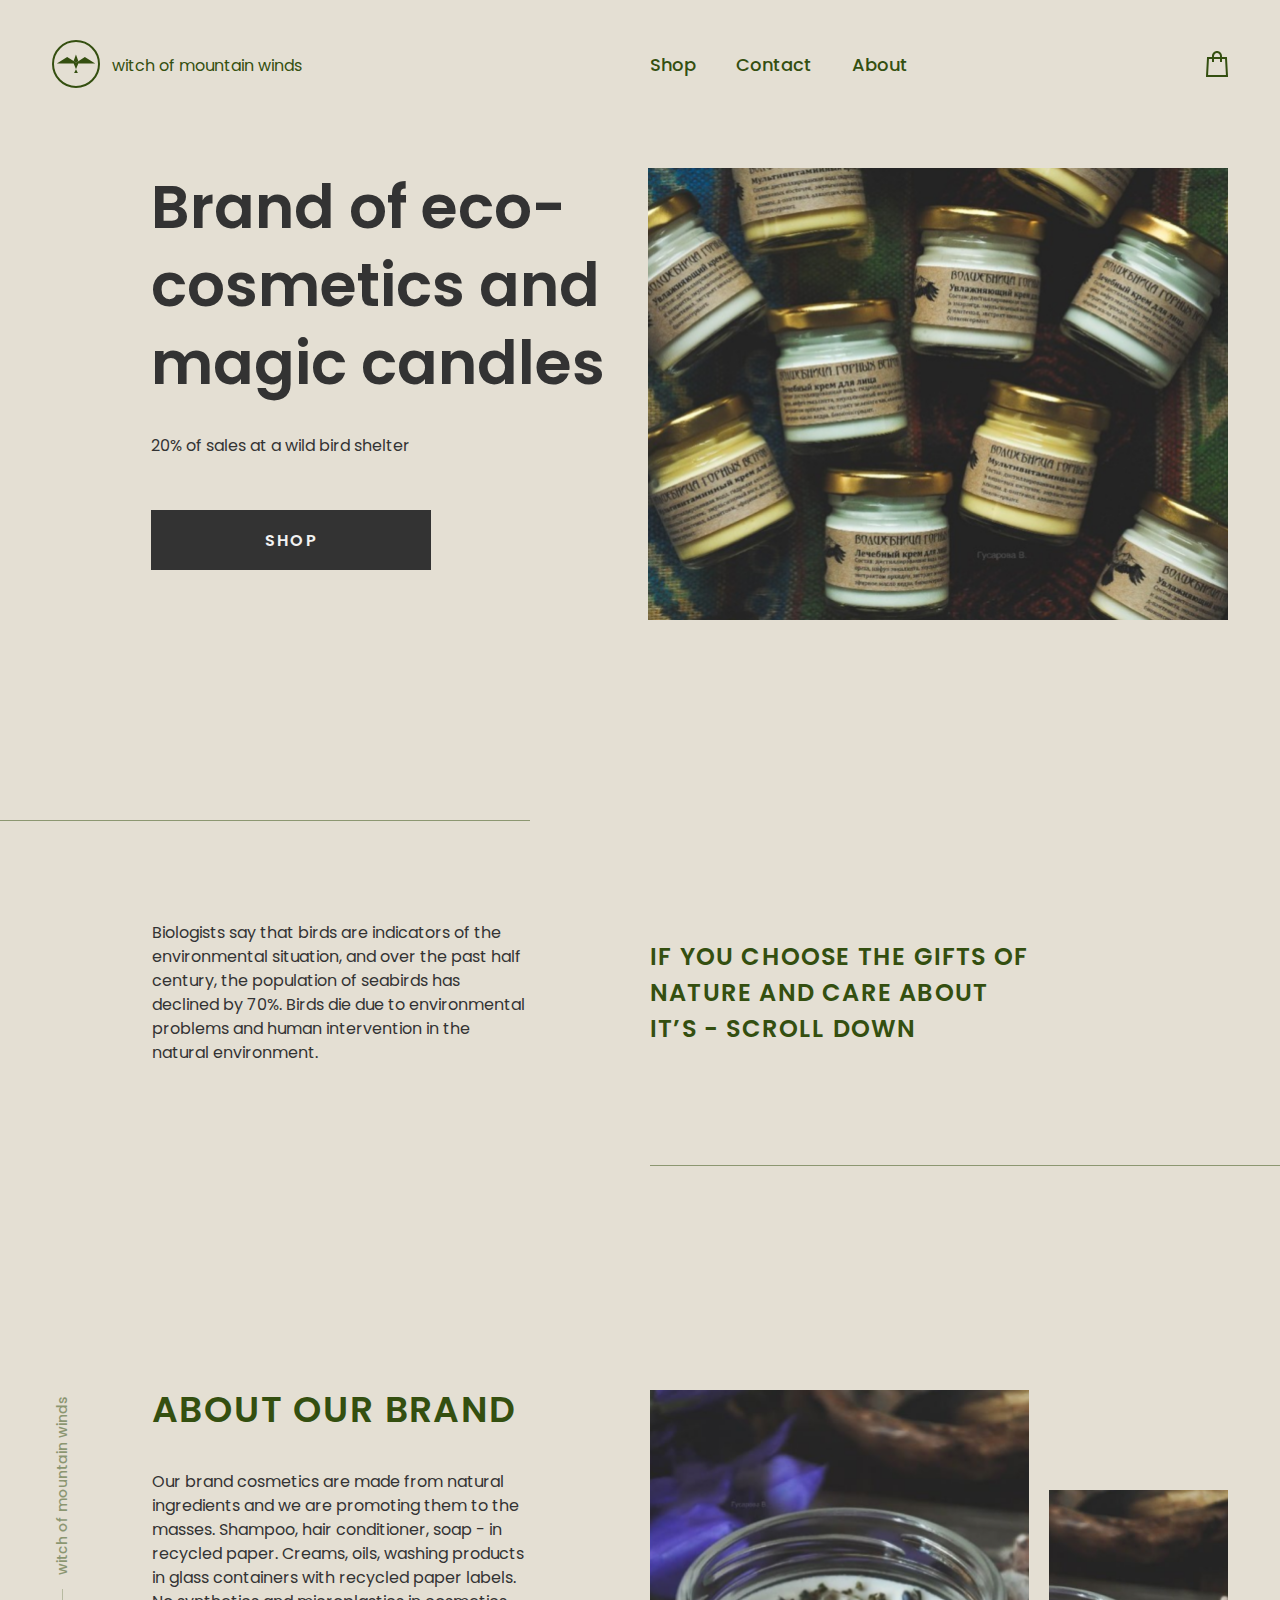
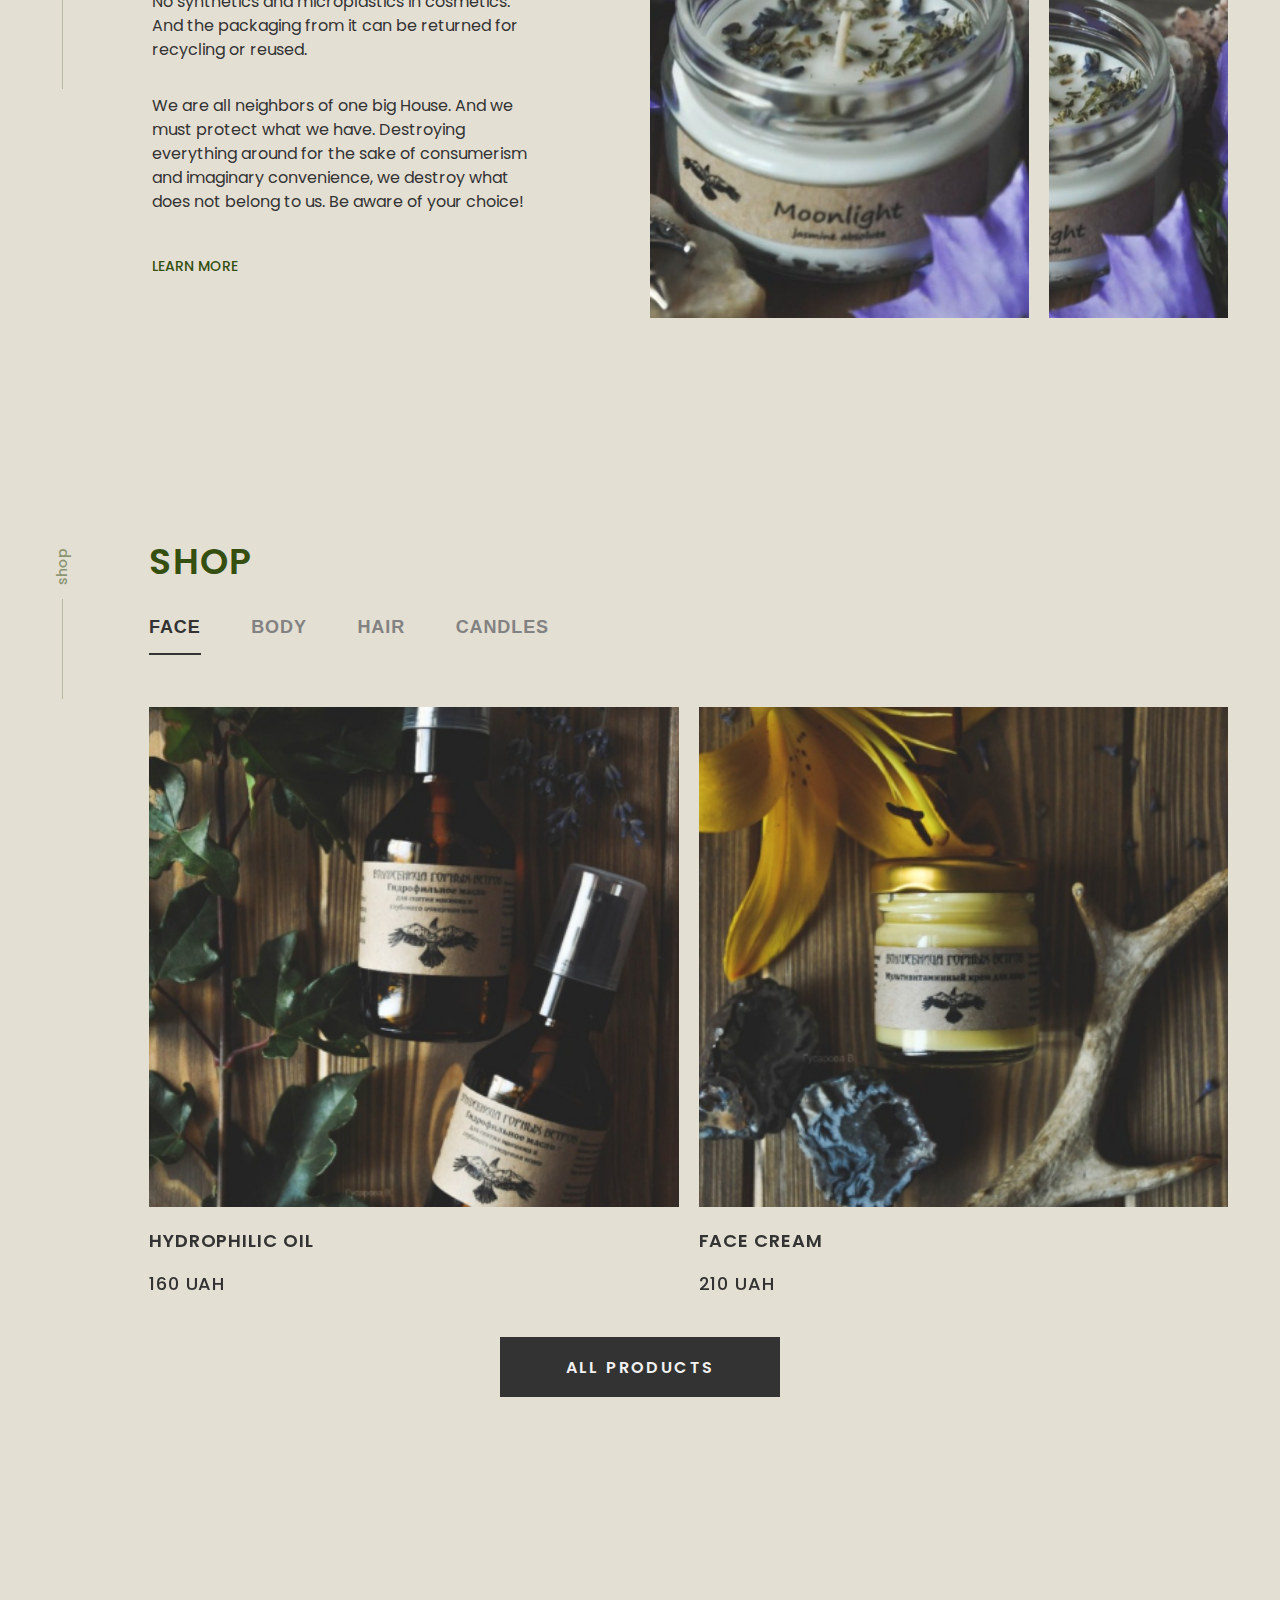
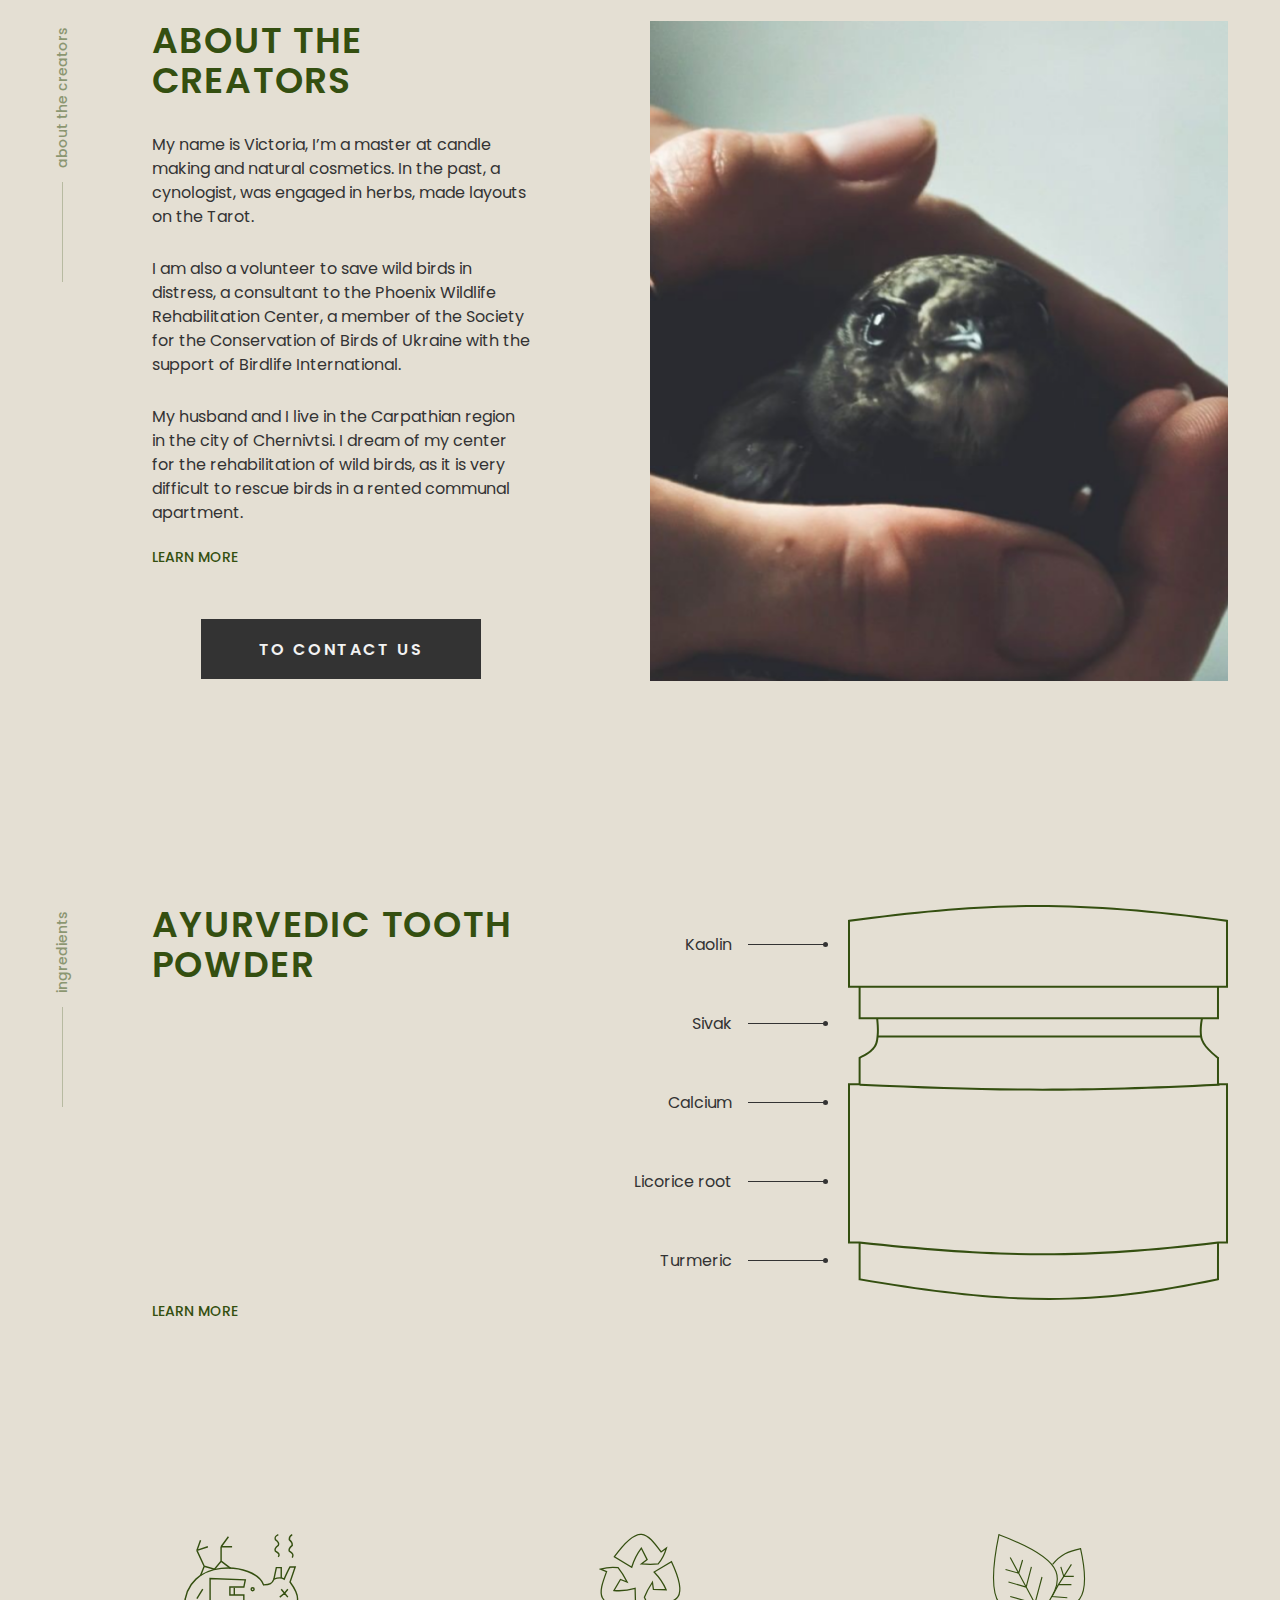
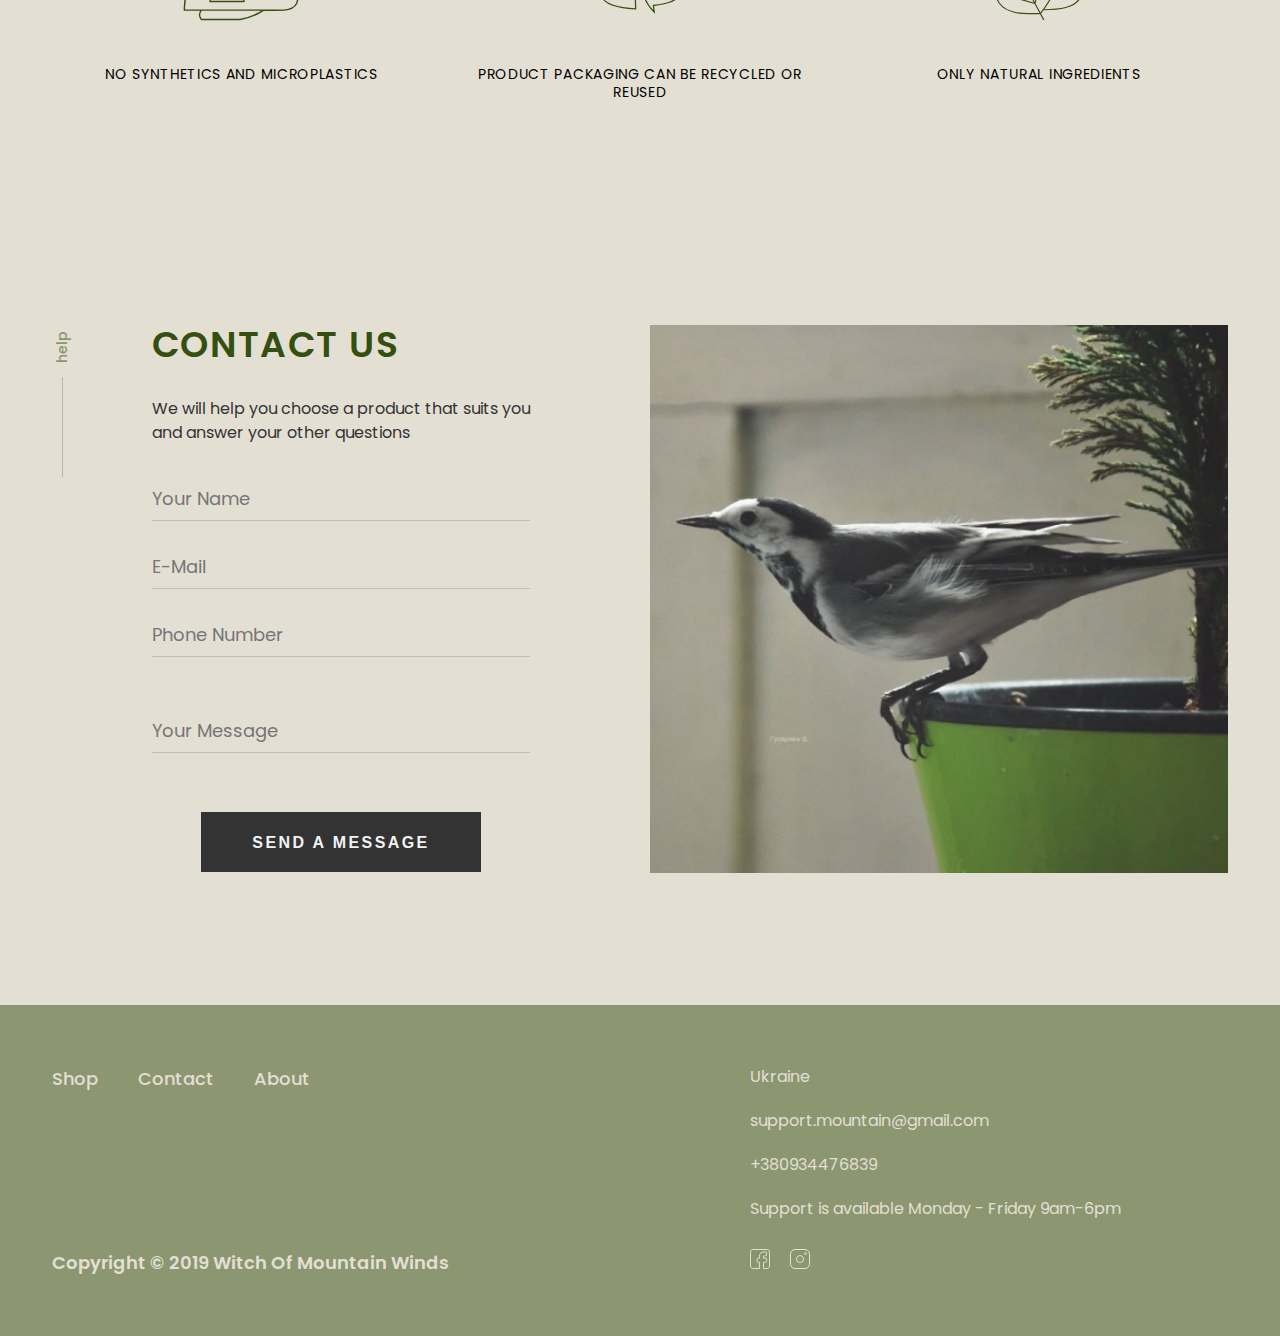
<file: index.html>
<!DOCTYPE html><html lang="en" class="page"><head><meta charset="UTF-8"><meta name="viewport" content="width=device-width, initial-scale=1.0"><title>Witch Of Mountain Winds</title><link rel="icon" href="logo.6074436a.svg"><link rel="stylesheet" href="https://cdn.jsdelivr.net/npm/swiper@8/swiper-bundle.min.css"><link rel="stylesheet" href="main.e7b26173.css"><link rel="preconnect" href="https://fonts.googleapis.com"><link rel="preconnect" href="https://fonts.gstatic.com" crossorigin="gvg"><link href="https://fonts.googleapis.com/css2?family=Poppins:wght@400;500;600&display=swap" rel="stylesheet"></head><body class="page__body"> <header class="header page__section"> <div class="container"> <div class="top-actions"> <a href="#menu" class="top-actions__menu-icon icon icon--menu"></a> <a href="#" class="top-actions__logo logo"></a> <nav class="top-actions__menu"> <ul class="top-actions__list"> <li class="top-actions__item"> <a href="#shop" class="top-actions__link"> Shop </a> </li> <li class="top-actions__item"> <a href="#contact" class="top-actions__link"> Contact </a> </li> <li class="top-actions__item"> <a href="#about" class="top-actions__link"> About </a> </li> </ul> </nav> <a href="#shop" class="top-actions__shop-icon icon icon--shop"></a> </div> <div class="grid"> <div class="header__image-box grid__item grid__item--1-2 grid__item--tablet--1-6 grid__item--desktop--7-12"> <img src="header.e99578cc.png" alt="Header image" class="header__image"> </div> <div class="header__content grid__item grid__item--1-2 grid__item--tablet--2-5 grid__item--desktop--2-6"> <h1 class="header__title"> Brand of eco-cosmetics and magic candles </h1> <p class="header__text"> 20% of sales at a wild bird shelter </p> <a href="#shop" class="header__button button"> shop </a> </div> </div> </div> </header> <nav class="menu page__menu" id="menu"> <div class="container"> <a href="#" class="menu__icon icon icon--cross"></a> <ul class="menu__list"> <li class="menu__item"> <a href="#shop" class="menu__link"> Shop </a> </li> <li class="menu__item"> <a href="#contact" class="menu__link"> Contact </a> </li> <li class="menu__item"> <a href="#about" class="menu__link"> About </a> </li> </ul> </div> </nav> <nav class="menu page__menu page__menu--card" id="menu-card"> <div class="container"> <a href="#card" class="menu__icon icon icon--cross"></a> <ul class="menu__list"> <li class="menu__item"> <a href="#shop" class="menu__link"> Shop </a> </li> <li class="menu__item"> <a href="#contact" class="menu__link"> Contact </a> </li> <li class="menu__item"> <a href="#about" class="menu__link"> About </a> </li> </ul> </div> </nav> <main> <section class="choose page__section"> <div class="choose__line choose__line--top"></div> <div class="container"> <div class="grid"> <h3 class="choose__title grid__item grid__item--1-2 grid__item--tablet--2-5 grid__item--desktop--7-10"> if you choose the gifts of nature and care about it’s - scroll down </h3> <p class="choose__text choose__text--desktop grid__item grid__item--desktop--2-5"> Biologists say that birds are indicators of the environmental situation, and over the past half century, the population of seabirds has declined by 70%. Birds die due to environmental problems and human intervention in the natural environment. </p> </div> </div> <div class="choose__line choose__line--bottom"></div> </section> <section class="brand page__section" id="about"> <div class="container"> <div class="page__section-label"> witch of mountain winds </div> <div class="grid"> <div class="grid__item grid__item--1-2 grid__item--tablet--1-3 grid__item--desktop--2-5"> <h2 class="page__title brand__title"> about our brand </h2> <p class="brand__text"> Our brand cosmetics are made from natural ingredients and we are promoting them to the masses. Shampoo, hair conditioner, soap - in recycled paper. Creams, oils, washing products in glass containers with recycled paper labels. No synthetics and microplastics in cosmetics. And the packaging from it can be returned for recycling or reused. </p> <p class="brand__text brand__text--desktop"> We are all neighbors of one big House. And we must protect what we have. Destroying everything around for the sake of consumerism and imaginary convenience, we destroy what does not belong to us. Be aware of your choice! </p> <a href="#" class="brand__link learn-more"> LEARN MORE </a> </div> <div class="brand__image-box grid__item grid__item--tablet--4-6 grid__item--desktop--7-10"> <img src="brand.c26bce33.png" alt="Brand image" class="brand__image"> </div> <div class="brand__image-box brand__image-box--desktop grid__item grid__item--desktop--11-12"> <img src="brand.c26bce33.png" alt="Brand image" class="brand__image brand__image--desktop"> </div> </div> </div> </section> <section class="shop page__section" id="shop"> <div class="container"> <div class="page__section-label"> shop </div> <div class="grid"> <h2 class="page__title shop__title grid__item grid__item--1-2 grid__item--tablet--1-3 grid__item--desktop--2-5"> shop </h2> <div class="shop__tabs grid__item grid__item--1-2 grid__item--tablet--1-3 grid__item--desktop--2-5"> <button type="button" class="shop__tab tab tab--active" data-product="face"> face </button> <button type="button" class="shop__tab tab" data-product="body"> body </button> <button type="button" class="shop__tab tab" data-product="hair"> hair </button> <button type="button" class="shop__tab tab" data-product="candles"> candles </button> </div> <div class="swiper shop__slider grid__item grid__item--1-2 grid__item--tablet--1-6 grid__item--desktop--2-12"> <div class="swiper-wrapper shop__wrapper"> <div class="swiper-slide shop__slide" data-product="face"> <a href="#card" class="shop__product"> <div class="shop__image-box"> <img src="shop-01.11067a98.png" alt="Hydrophilic oil" class="shop__image"> </div> <h4 class="shop__product-name"> Hydrophilic oil </h4> <p class="shop__price"> 160 UAH </p> </a> </div> <div class="swiper-slide shop__slide" data-product="face"> <a href="#card" class="shop__product"> <div class="shop__image-box"> <img src="shop-02.2de7ce54.png" alt="Face cream" class="shop__image"> </div> <h4 class="shop__product-name"> Face cream </h4> <p class="shop__price"> 210 UAH </p> </a> </div> <div class="swiper-slide shop__slide" data-product="body"> <a href="#card" class="shop__product"> <div class="shop__image-box"> <img src="shop-03.6527d17d.png" alt="Ubtan" class="shop__image"> </div> <h4 class="shop__product-name"> ubtan </h4> <p class="shop__price"> 160 UAH </p> </a> </div> <div class="swiper-slide shop__slide" data-product="hair"> <a href="#card" class="shop__product"> <div class="shop__image-box"> <img src="shop-04.b5eed918.png" alt="Almond Shampoo with Lavender Oil" class="shop__image"> </div> <h4 class="shop__product-name"> Almond Shampoo with Lavender Oil </h4> <p class="shop__price"> 200 UAH </p> </a> </div> <div class="swiper-slide shop__slide" data-product="hair"> <a href="#card" class="shop__product"> <div class="shop__image-box"> <img src="shop-07.ddee7b94.png" alt="shampoo-conditioner HERBS" class="shop__image"> </div> <h4 class="shop__product-name"> shampoo-conditioner "HERBS" </h4> <p class="shop__price"> 400 UAH </p> </a> </div> <div class="swiper-slide shop__slide" data-product="candles"> <a href="#card" class="shop__product"> <div class="shop__image-box"> <img src="shop-05.ce66d847.png" alt="Ubtan" class="shop__image"> </div> <h4 class="shop__product-name"> whiskey room candle </h4> <p class="shop__price"> 350 UAH </p> </a> </div> <div class="swiper-slide shop__slide" data-product="candles"> <a href="#card" class="shop__product"> <div class="shop__image-box"> <img src="shop-06.33bfc322.png" alt="Almond Shampoo with Lavender Oil" class="shop__image"> </div> <h4 class="shop__product-name"> hand poured scented soy candle </h4> <p class="shop__price"> 300 UAH </p> </a> </div> </div> </div> </div> <a href="#" class="shop__button button"> all products </a> </div> </section> <section class="card page__card" id="card"> <div class="card__overflow"> <div class="container"> <div class="top-actions"> <a href="#menu-card" class="top-actions__menu-icon icon icon--menu"></a> <a href="#" class="top-actions__logo logo"></a> <nav class="top-actions__menu"> <ul class="top-actions__list"> <li class="top-actions__item"> <a href="#shop" class="top-actions__link"> Shop </a> </li> <li class="top-actions__item"> <a href="#contact" class="top-actions__link"> Contact </a> </li> <li class="top-actions__item"> <a href="#about" class="top-actions__link"> About </a> </li> </ul> </nav> <a href="#shop" class="top-actions__shop-icon icon icon--shop"></a> </div> <div class="grid"> <div class="card__image-box grid__item grid__item--1-2 grid__item--tablet--2-5 grid__item--desktop--2-6"> <img src="shop-01.11067a98.png" alt="Almond Shampoo with Lavender Oil" class="card__image"> </div> <div class="card__header grid__item grid__item--1-2 grid__item--tablet--2-5 grid__item--desktop--8-11"> <h4 class="card__product-name"> Hydrophilic oil </h4> <p class="card__price"> 200 UAH </p> </div> <div class="card__content grid__item grid__item--1-2 grid__item--tablet--2-5 grid__item--desktop--8-11"> <a href="shipping.html" class="card__button button"> add to bag </a> <p class="card__text"> <mark class="card__text card__text--marked"> Ingredients: </mark> cocosulfate, aloe hydrolate, sweet almond oil, wheat proteins, chamomile grass, lavender essential oil. </p> <p class="card__text"> <mark class="card__text card__text--marked"> Application: </mark> foam the shampoo in your hands and apply foam on the hair or draw a block over wet hair, foam, massage, rinse, apply balm or conditioner. </p> </div> </div> </div> </div> </section> <section class="creators page__section"> <div class="container"> <div class="page__section-label"> about the creators </div> <div class="grid"> <div class="grid__item grid__item--1-2 grid__item--tablet--1-3 grid__item--desktop--2-5"> <h2 class="page__title creators__title"> about the creators </h2> <p class="creators__text"> My name is Victoria, I’m a master at candle making and natural cosmetics. In the past, a cynologist, was engaged in herbs, made layouts on the Tarot. </p> <p class="creators__text"> I am also a volunteer to save wild birds in distress, a consultant to the Phoenix Wildlife Rehabilitation Center, a member of the Society for the Conservation of Birds of Ukraine with the support of Birdlife International. </p> <p class="creators__text creators__text--desktop"> My husband and I live in the Carpathian region in the city of Chernivtsi. I dream of my center for the rehabilitation of wild birds, as it is very difficult to rescue birds in a rented communal apartment. </p> <a href="#" class="creators__link learn-more"> LEARN MORE </a> <a href="#contact" class="shop__button button"> to contact us </a> </div> <div class="creators__image-box grid__item grid__item--tablet--4-6 grid__item--desktop--7-12"> <img src="creators.f05316c8.png" alt="Creators image" class="creators__image"> </div> </div> </div> </section> <section class="ingredients page__section"> <div class="container"> <div class="page__section-label"> ingredients </div> <div class="grid ingredients__tooth-powder"> <h2 class="page__title ingredients__title grid__item grid__item--1-2 grid__item--tablet--1-3 grid__item--desktop--2-5"> Ayurvedic Tooth Powder </h2> <div class="ingredients__illustrations grid__item grid__item--1-2 grid__item--tablet--2-6 grid__item--desktop--6-12"> <div class="ingredients__hints"> <p class="ingredients__hint"> Kaolin </p> <p class="ingredients__hint"> Sivak </p> <p class="ingredients__hint"> Calcium </p> <p class="ingredients__hint"> Licorice root </p> <p class="ingredients__hint"> Turmeric </p> </div> <div class="ingredients__illustration"></div> </div> <div class="ingredients__link grid__item grid__item--1-2 grid__item--tablet--1-2 grid__item--desktop--2-3"> <a href="#" class="learn-more"> LEARN MORE </a> </div> </div> <div class="grid"> <div class="ingredients__features grid__item grid__item--1-2 grid__item--tablet--1-2 grid__item--desktop--1-4"> <div class="ingredients__image ingredients__image--safe"></div> <p class="ingredients__text"> No synthetics and microplastics </p> </div> <div class="ingredients__features grid__item grid__item--1-2 grid__item--tablet--3-4 grid__item--desktop--5-8"> <div class="ingredients__image ingredients__image--recycle"></div> <p class="ingredients__text"> product packaging can be recycled or reused </p> </div> <div class="ingredients__features grid__item grid__item--1-2 grid__item--tablet--5-6 grid__item--desktop--9-12"> <div class="ingredients__image ingredients__image--natural"></div> <p class="ingredients__text"> only natural ingredients </p> </div> </div> </div> </section> <section class="contact page__section page__section--contact" id="contact"> <div class="container"> <div class="page__section-label"> help </div> <div class="grid"> <div class="grid__item grid__item--1-2 grid__item--tablet--1-3 grid__item--desktop--2-5"> <h2 class="page__title contact__title"> contact us </h2> <p class="contact__text"> We will help you choose a product that suits you and answer your other questions </p> <form action="#" class="contact__form"> <input type="text" class="contact__input" name="your-name" placeholder="your name" pattern=".{2,}" title="Your name: minimum 2 characters" required> <input type="email" class="contact__input" name="email" placeholder="e-mail" title="Your e-mail format: local-part@domain" required> <input type="tel" class="contact__input" name="phone" placeholder="phone number" pattern="[\+]\d{12}" title="Your phone number format: +xxxxxxxxxxxx" required> <textarea name="message" rows="1" placeholder="Your Message" class="contact__input contact__input--textarea" required></textarea> <button class="shop__button button"> send a message </button> </form> </div> <div class="contact__image-box grid__item grid__item--tablet--4-6 grid__item--desktop--7-12"> <img src="contacts-us.a66340eb.png" alt="Contact image" class="contact__image"> </div> </div> </div> </section> </main> <footer class="footer page__section page__section--footer"> <div class="container"> <div class="grid"> <nav class="footer__menu grid__item grid__item--1-2 grid__item--tablet--1-1 grid__item--desktop--1-4"> <ul class="footer__list"> <li class="footer__item"> <a href="#shop" class="footer__link"> Shop </a> </li> <li class="footer__item"> <a href="#contact" class="footer__link"> Contact </a> </li> <li class="footer__item"> <a href="#about" class="footer__link"> About </a> </li> </ul> </nav> <div class="footer__socials grid__item grid__item--1-2 grid__item--tablet--1-1 grid__item--desktop--8-8"> <a href="https://www.facebook.com/witch.of.mountain.winds" class="footer__icon icon icon--facebook" target="_blank"></a> <a href="https://www.instagram.com/witch_of_mountain_winds/" class="footer__icon icon icon--instagram" target="_blank"></a> </div> <div class="footer__contacts grid__item grid__item--1-2 grid__item--tablet--4-6 grid__item--desktop--8-12"> <a href="https://goo.gl/maps/kepKPHgnJD1DeKip7" class="footer__contact" target="_blank"> Ukraine </a> <br> <a href="mailto:support.mountain@gmail.com" class="footer__contact" target="_blank"> support.mountain@gmail.com </a> <br> <a href="tel:+380934476839" class="footer__contact" target="_blank"> +380934476839 </a> <p class="footer__text"> Support is available Monday - Friday 9am-6pm </p> </div> <p class="footer__copyright grid__item grid__item--1-2 grid__item--tablet--1-3 grid__item--desktop--1-5"> &copy; 2019 witch of mountain winds </p> </div> </div> </footer> <script src="https://cdn.jsdelivr.net/npm/swiper@8/swiper-bundle.min.js"></script> <script>var e=new Swiper(".swiper",{slidesPerView:1,spaceBetween:40,direction:"horizontal",grabCursor:!0,keyboard:!0,breakpoints:{768:{slidesPerView:2,spaceBetween:30},1280:{slidesPerView:2,spaceBetween:20}}}),t=document.querySelectorAll(".tab");e.on("slideChange",function(){var a=e.slides[e.activeIndex].getAttribute("data-product");switch(document.querySelector(".tab--active").classList.remove("tab--active"),a){case"face":t[0].classList.add("tab--active");break;case"body":t[1].classList.add("tab--active");break;case"hair":t[2].classList.add("tab--active");break;case"candles":t[3].classList.add("tab--active")}}),t.forEach(function(t){t.addEventListener("click",function(t){var a=t.target.getAttribute("data-product"),i=e.slides.map(function(e){return e.getAttribute("data-product")});e.slideTo(i.indexOf(a))})});</script> <script type="text/javascript" src="main.9955e3fb.js"></script> </body></html>
</file>
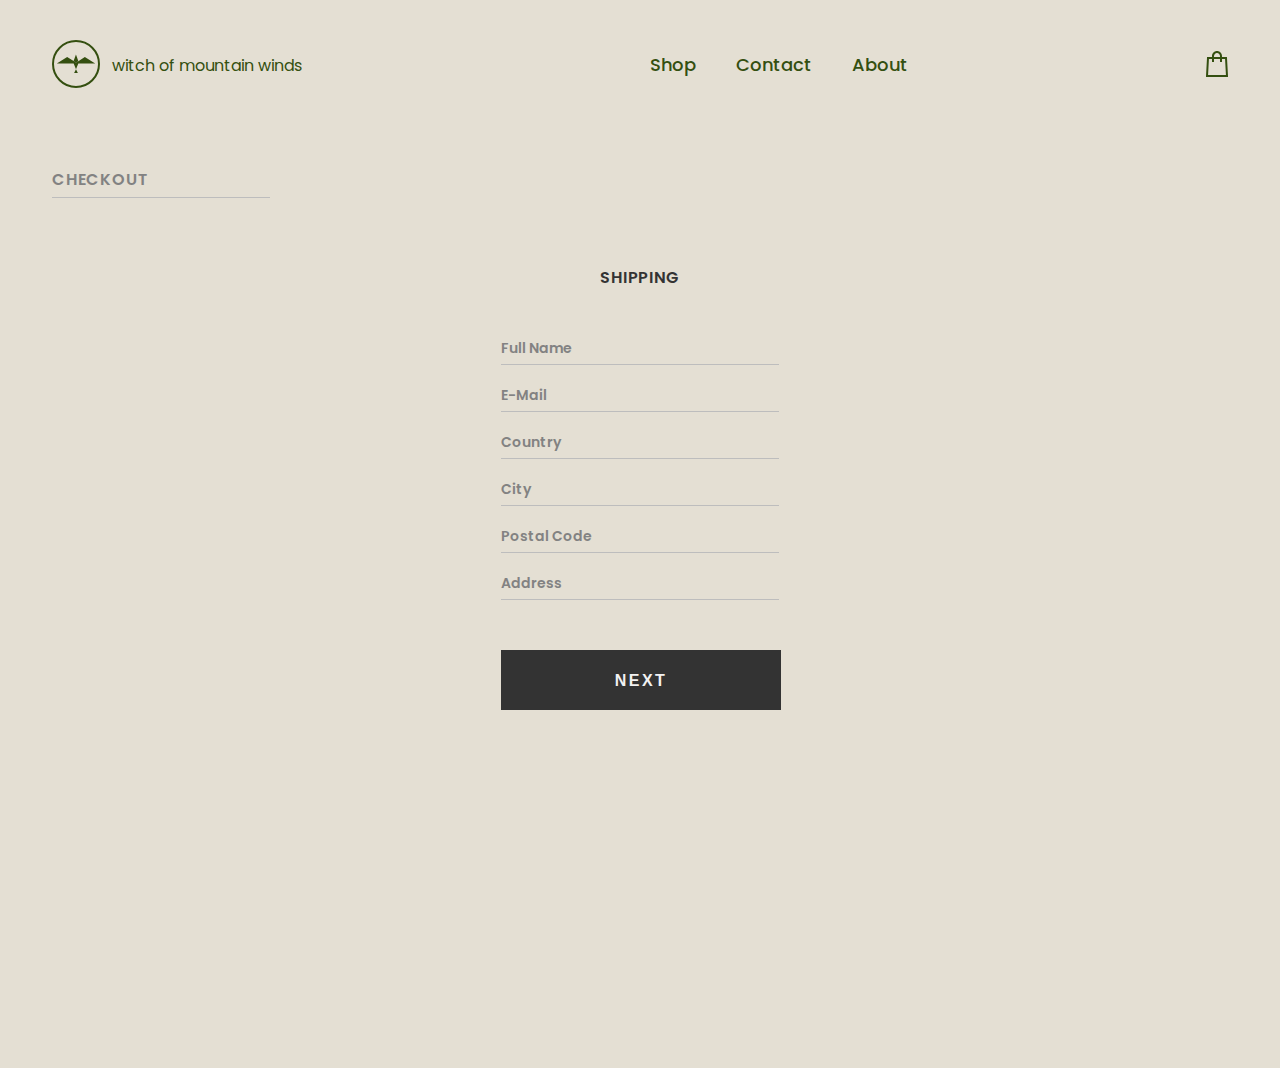
<file: shipping.html>
<!DOCTYPE html><html lang="en" class="page"><head><meta charset="UTF-8"><meta name="viewport" content="width=device-width, initial-scale=1.0"><link rel="preconnect" href="https://fonts.googleapis.com"><link rel="preconnect" href="https://fonts.gstatic.com" crossorigin="on"><link href="https://fonts.googleapis.com/css2?family=Poppins:wght@400;500;600&display=swap" rel="stylesheet"><title>Witch of mountain winds</title><link rel="stylesheet" href="main.e7b26173.css"></head><body class="page__body"> <header class="header"> <div class="container"> <div class="top-actions"> <a href="index.html#menu-card" class="top-actions__menu-icon icon icon--menu"></a> <a href="index.html" class="top-actions__logo logo"></a> <nav class="top-actions__menu"> <ul class="top-actions__list"> <li class="top-actions__item"> <a href="index.html#shop" class="top-actions__link"> Shop </a> </li> <li class="top-actions__item"> <a href="index.html#contact" class="top-actions__link"> Contact </a> </li> <li class="top-actions__item"> <a href="index.html#about" class="top-actions__link"> About </a> </li> </ul> </nav> <a href="index.html#shop" class="top-actions__shop-icon icon icon--shop"></a> </div> </div> </header> <main> <section class="shipping"> <div class="container"> <p class="shipping__checkout"> checkout </p> <h2 class="shipping__title">shipping</h2> <form action="./payment.html" class="shipping__form" id="form"> <input type="text" name="name" class="shipping__form-field" placeholder="full name" autocomplete="off" required> <input type="email" name="email" class="shipping__form-field" placeholder="e-mail" autocomplete="off" required> <input type="text" name="country" class="shipping__form-field" placeholder="country" autocomplete="off" required> <input type="text" name="city" class="shipping__form-field" placeholder="city" autocomplete="off" required> <input type="number" name="postal code" class="shipping__form-field" placeholder="Postal code" autocomplete="off" size="5" required> <input type="text" name="address" class="shipping__form-field" placeholder="address" autocomplete="off" required> <button type="submit" class="shipping__btn button"> next </button> </form> </div> </section> </main> </body></html>
</file>
<file: main.e7b26173.css>
.page{font-style:normal;font-weight:400;font-size:14px;line-height:150%;letter-spacing:0}@media (min-width:768px){.page{font-size:16px}}h1{font-style:normal;font-weight:600;font-size:24px;line-height:31px;letter-spacing:0;color:#333}@media (min-width:768px){h1{font-size:36px;line-height:150%}}@media (min-width:1280px){h1{font-size:60px;line-height:130%}}h2{font-style:normal;font-weight:600;font-size:24px;line-height:150%;letter-spacing:.05em;text-transform:uppercase;color:#344f10}@media (min-width:1280px){h2{font-size:36px;line-height:40px}}h3{font-style:normal;font-weight:600;font-size:18px;line-height:150%;letter-spacing:.05em;text-transform:uppercase;color:#344f10}@media (min-width:1280px){h3{font-size:24px}}h4{font-style:normal;font-weight:600;font-size:18px;line-height:150%;letter-spacing:.05em;text-transform:uppercase}.learn-more,.page__section-label{font-style:normal;font-weight:500;font-size:14px;line-height:18px;letter-spacing:0;color:#344f10}.button{font-style:normal;font-weight:600;font-size:16px;line-height:21px;text-align:center;letter-spacing:.15em;text-transform:uppercase}.footer__link,.menu,.top-actions__link{font-style:normal;font-weight:500;font-size:18px;line-height:150%;letter-spacing:0;text-transform:capitalize}.header__text,.ingredients__hint,.logo:after{font-style:normal;font-weight:400;font-size:16px;line-height:150%;letter-spacing:0}.ingredients__text{font-weight:400;font-size:14px;line-height:18px}.card__price,.card__weight,.ingredients__text,.shop__price{font-style:normal;letter-spacing:.05em;text-transform:uppercase}.card__price,.card__weight,.shop__price{font-weight:500;font-size:18px;line-height:27px}.contact__input{font-style:normal;font-weight:500;font-size:14px;line-height:150%;letter-spacing:0;text-transform:capitalize}@media (min-width:1280px){.contact__input{font-size:18px}}.footer__contacts{font-style:normal;font-weight:400;font-size:14px;line-height:150%;letter-spacing:0}@media (min-width:1280px){.footer__contacts{font-size:16px}}.footer__copyright{font-style:normal;font-weight:600;font-size:14px;line-height:18px;letter-spacing:0;text-transform:capitalize}@media (min-width:768px){.footer__copyright{line-height:150%}}@media (min-width:1280px){.footer__copyright{font-size:18px}}.tab{font-style:normal;font-weight:400;font-size:14px;line-height:18px;letter-spacing:.05em;text-transform:uppercase}@media (min-width:1280px){.tab{font-weight:600;font-size:18px;line-height:150%}}*{margin:0;padding:0;box-sizing:border-box}a{display:block;text-decoration:none;background-color:transparent;color:inherit;transition:all .3s}a:hover{transform:scale(1.2)}ul{padding:0;list-style:none}img{transition:all .3s}img:hover{transform:scale(1.1)}.page{scroll-behavior:smooth;min-width:320px;color:#333;font-family:Poppins,sans-serif}.page__body{overflow-x:hidden;background-color:#e4dfd3}.page__menu{position:fixed;top:0;bottom:0;left:0;right:0;z-index:1000;transform:translateX(-100%);transition:transform .3s}.page__menu:target{transform:translateX(0)}.page__card{position:fixed;top:0;bottom:0;left:0;right:0;z-index:900;transform:translateX(100%);transition:transform .3s}.page__card:target{transform:translateX(0)}.page__section{margin-bottom:100px}@media (min-width:768px){.page__section{margin-bottom:132px}}@media (min-width:1280px){.page__section{margin-bottom:200px}.page__section--contact{margin-bottom:132px}}.page__section--footer{margin-bottom:0}.page__section-label{display:none;cursor:default;opacity:.5;transform:rotate(-90deg) translateX(calc(-100% - 8px));transform-origin:10px center;transition:all .3s}.page__section-label:hover{transform:scale(1.1) rotate(-90deg) translateX(calc(-100% - 8px))}.page__section-label:before{content:"";display:inline-block;width:100px;height:1px;background-color:#344f10;opacity:.5;margin:0 10px 4px 0}@media (min-width:1280px){.page__section-label{display:inline-block}}.container{margin:0 auto;min-width:320px;max-width:1280px;padding:0 20px}@media (min-width:768px){.container{padding:0 28px}}@media (min-width:1280px){.container{padding:0 52px}}.grid{display:grid;grid-template-columns:repeat(2,1fr);column-gap:20px}@media (min-width:768px){.grid{grid-template-columns:repeat(6,1fr);column-gap:30px}}@media (min-width:1280px){.grid{grid-template-columns:repeat(12,1fr);column-gap:20px}}.grid__item--1-1{grid-column:1/2}.grid__item--1-2{grid-column:1/3}.grid__item--2-2{grid-column:2/3}@media (min-width:768px){.grid__item--tablet--1-1{grid-column:1/2}.grid__item--tablet--1-2{grid-column:1/3}.grid__item--tablet--1-3{grid-column:1/4}.grid__item--tablet--1-4{grid-column:1/5}.grid__item--tablet--1-5{grid-column:1/6}.grid__item--tablet--1-6{grid-column:1/7}.grid__item--tablet--2-2{grid-column:2/3}.grid__item--tablet--2-3{grid-column:2/4}.grid__item--tablet--2-4{grid-column:2/5}.grid__item--tablet--2-5{grid-column:2/6}.grid__item--tablet--2-6{grid-column:2/7}.grid__item--tablet--3-3{grid-column:3/4}.grid__item--tablet--3-4{grid-column:3/5}.grid__item--tablet--3-5{grid-column:3/6}.grid__item--tablet--3-6{grid-column:3/7}.grid__item--tablet--4-4{grid-column:4/5}.grid__item--tablet--4-5{grid-column:4/6}.grid__item--tablet--4-6{grid-column:4/7}.grid__item--tablet--5-5{grid-column:5/6}.grid__item--tablet--5-6{grid-column:5/7}.grid__item--tablet--6-6{grid-column:6/7}}@media (min-width:1280px){.grid__item--desktop--1-1{grid-column:1/2}.grid__item--desktop--1-2{grid-column:1/3}.grid__item--desktop--1-3{grid-column:1/4}.grid__item--desktop--1-4{grid-column:1/5}.grid__item--desktop--1-5{grid-column:1/6}.grid__item--desktop--1-6{grid-column:1/7}.grid__item--desktop--1-7{grid-column:1/8}.grid__item--desktop--1-8{grid-column:1/9}.grid__item--desktop--1-9{grid-column:1/10}.grid__item--desktop--1-10{grid-column:1/11}.grid__item--desktop--1-11{grid-column:1/12}.grid__item--desktop--1-12{grid-column:1/13}.grid__item--desktop--2-2{grid-column:2/3}.grid__item--desktop--2-3{grid-column:2/4}.grid__item--desktop--2-4{grid-column:2/5}.grid__item--desktop--2-5{grid-column:2/6}.grid__item--desktop--2-6{grid-column:2/7}.grid__item--desktop--2-7{grid-column:2/8}.grid__item--desktop--2-8{grid-column:2/9}.grid__item--desktop--2-9{grid-column:2/10}.grid__item--desktop--2-10{grid-column:2/11}.grid__item--desktop--2-11{grid-column:2/12}.grid__item--desktop--2-12{grid-column:2/13}.grid__item--desktop--3-3{grid-column:3/4}.grid__item--desktop--3-4{grid-column:3/5}.grid__item--desktop--3-5{grid-column:3/6}.grid__item--desktop--3-6{grid-column:3/7}.grid__item--desktop--3-7{grid-column:3/8}.grid__item--desktop--3-8{grid-column:3/9}.grid__item--desktop--3-9{grid-column:3/10}.grid__item--desktop--3-10{grid-column:3/11}.grid__item--desktop--3-11{grid-column:3/12}.grid__item--desktop--3-12{grid-column:3/13}.grid__item--desktop--4-4{grid-column:4/5}.grid__item--desktop--4-5{grid-column:4/6}.grid__item--desktop--4-6{grid-column:4/7}.grid__item--desktop--4-7{grid-column:4/8}.grid__item--desktop--4-8{grid-column:4/9}.grid__item--desktop--4-9{grid-column:4/10}.grid__item--desktop--4-10{grid-column:4/11}.grid__item--desktop--4-11{grid-column:4/12}.grid__item--desktop--4-12{grid-column:4/13}.grid__item--desktop--5-5{grid-column:5/6}.grid__item--desktop--5-6{grid-column:5/7}.grid__item--desktop--5-7{grid-column:5/8}.grid__item--desktop--5-8{grid-column:5/9}.grid__item--desktop--5-9{grid-column:5/10}.grid__item--desktop--5-10{grid-column:5/11}.grid__item--desktop--5-11{grid-column:5/12}.grid__item--desktop--5-12{grid-column:5/13}.grid__item--desktop--6-6{grid-column:6/7}.grid__item--desktop--6-7{grid-column:6/8}.grid__item--desktop--6-8{grid-column:6/9}.grid__item--desktop--6-9{grid-column:6/10}.grid__item--desktop--6-10{grid-column:6/11}.grid__item--desktop--6-11{grid-column:6/12}.grid__item--desktop--6-12{grid-column:6/13}.grid__item--desktop--7-7{grid-column:7/8}.grid__item--desktop--7-8{grid-column:7/9}.grid__item--desktop--7-9{grid-column:7/10}.grid__item--desktop--7-10{grid-column:7/11}.grid__item--desktop--7-11{grid-column:7/12}.grid__item--desktop--7-12{grid-column:7/13}.grid__item--desktop--8-8{grid-column:8/9}.grid__item--desktop--8-9{grid-column:8/10}.grid__item--desktop--8-10{grid-column:8/11}.grid__item--desktop--8-11{grid-column:8/12}.grid__item--desktop--8-12{grid-column:8/13}.grid__item--desktop--9-9{grid-column:9/10}.grid__item--desktop--9-10{grid-column:9/11}.grid__item--desktop--9-11{grid-column:9/12}.grid__item--desktop--9-12{grid-column:9/13}.grid__item--desktop--10-10{grid-column:10/11}.grid__item--desktop--10-11{grid-column:10/12}.grid__item--desktop--10-12{grid-column:10/13}.grid__item--desktop--11-11{grid-column:11/12}.grid__item--desktop--11-12{grid-column:11/13}.grid__item--desktop--12-12{grid-column:12/13}}.button{display:flex;flex-direction:row;justify-content:center;justify-items:center;align-items:center;width:280px;height:60px;background-color:#333;border:1px solid #333;cursor:pointer;text-decoration:none;color:#f2f2f2;transition:all .3s}.button:hover{transform:scale(1.1);color:#333;background-color:#e4dfd3}.tab{background-color:inherit;float:left;outline:none;cursor:pointer;color:#828282;padding-bottom:12px;border:none;border-bottom:2px solid transparent;transition:all .3s}.tab:hover{color:#333;transform:scale(1.2)}.tab--active{color:#333;border-color:#333}.learn-more{display:inline-block;text-transform:uppercase;padding-bottom:12px;border-bottom:1px solid transparent;transition:all .3s}.learn-more:hover{border-color:#344f10}.icon{width:20px;height:21px;display:inline-block;background-size:cover;background-position:50%;background-repeat:no-repeat}.icon--menu{background-image:url(menu.b9300cdf.svg);transition:all .3s}.icon--menu:hover{transform:scale(1.2)}.icon--cross{background-image:url(cross.7dcf7e70.svg);transition:all .3s}.icon--cross:hover{transform:scale(1.2)}.icon--shop{background-image:url(shop.ad33a6ac.svg);transition:all .3s}.icon--shop:hover{transform:scale(1.2)}@media (min-width:1280px){.icon--shop{width:22px;height:26px}}.icon--facebook{width:20px;height:20px;background-image:url(facebook.c26bef44.svg);transition:all .3s}.icon--facebook:hover{transform:scale(1.2)}.icon--instagram{width:20px;height:20px;background-image:url(instagram.57141b33.svg);transition:all .3s}.icon--instagram:hover{transform:scale(1.2)}.logo{width:24px;height:24px;display:inline-block;background-size:cover;background-position:50%;background-repeat:no-repeat;background-image:url(logo.6074436a.svg);transition:all .3s}.logo:after{content:"witch of mountain winds";display:none;width:208px;color:#344f10;padding:14px 0 14px 60px}.logo:hover{transform:scale(1.2)}@media (min-width:1280px){.logo{width:48px;height:48px}.logo:after{display:block}}@media (min-width:1280px){.header__content{grid-row:1/2}}.header__image-box{position:relative;width:100vw;min-width:320px;margin:0 -20px 24px;padding-bottom:95.72%}@media (min-width:768px){.header__image-box{width:100%;margin:0 0 52px;padding-bottom:70.23%}}@media (min-width:1280px){.header__image-box{width:580px;height:452px;margin:0;padding-bottom:0}}.header__image{position:absolute;top:0;left:0;width:100%;height:100%;object-fit:cover;object-position:center}.header__title{text-align:center;margin-bottom:12px}@media (min-width:1280px){.header__title{margin-bottom:32px;text-align:left}}.header__text{text-align:center;margin-bottom:32px}@media (min-width:768px){.header__text{margin-bottom:52px}}@media (min-width:1280px){.header__text{text-align:left}}.header__button{margin:0 auto}@media (min-width:1280px){.header__button{margin:0}}.top-actions{position:relative;display:flex;flex-direction:row;justify-content:space-between;justify-items:center;align-items:center;padding:19px 0 20px}@media (min-width:768px){.top-actions{padding:24px 0 32px}}@media (min-width:1280px){.top-actions{padding:40px 0 80px}}@media (min-width:1280px){.top-actions__menu-icon{display:none}}.top-actions__menu{display:none;position:absolute;left:calc(50% + 10px)}@media (min-width:1280px){.top-actions__menu{display:block}}.top-actions__list{display:flex;flex-direction:row;justify-items:center;align-items:center}.top-actions__item{margin-right:40px}.top-actions__item:last-of-type{margin-right:0}.top-actions__link{color:#344f10}.menu{background-color:#333;color:#e4dfd3;padding-top:16px}@media (min-width:768px){.menu{padding-top:24px}}.menu__icon{margin-bottom:40px}@media (min-width:768px){.menu__icon{margin-bottom:100px}}.menu__item{margin-bottom:32px}@media (min-width:768px){.menu__item{margin-bottom:52px}}.menu__link{text-align:center;padding-bottom:12px;border-bottom:1px solid #828282;transition:all .3s}.menu__link:hover{transform:none;font-size:24px;color:#344f10;border-bottom-color:#344f10}.choose__line{display:none;height:1px;background-color:#344f10;opacity:.5}.choose__line--top{width:calc(50% - 110px);margin-bottom:100px}.choose__line--bottom{width:calc(50% - 10px);position:relative;left:calc(50% + 10px);margin-top:100px}@media (min-width:1280px){.choose__line{display:block}}.choose__title{width:280px;text-align:center;margin:auto}@media (min-width:1280px){.choose__title{width:100%;text-align:left}}.choose__text{display:none}@media (min-width:1280px){.choose__text{display:block;grid-row:1/2}}.brand__title{margin-bottom:12px}@media (min-width:1280px){.brand__title{margin-bottom:40px}}.brand__text{margin-bottom:32px}.brand__text--desktop{display:none}@media (min-width:1280px){.brand__text--desktop{display:block;margin-bottom:40px}}.brand__image-box{display:none;position:relative;width:100%;height:0}@media (min-width:768px){.brand__image-box{display:block;padding-bottom:96.78%}}@media (min-width:1280px){.brand__image-box{height:528px;padding-bottom:0}}.brand__image-box--desktop{display:none}@media (min-width:1280px){.brand__image-box--desktop{display:block;height:428px;align-self:end}}.brand__image{position:absolute;top:0;left:0;width:100%;height:100%;object-fit:cover;object-position:center}@media (min-width:1280px){.brand__image--desktop{object-position:right}}.shop__title{text-align:center;margin-bottom:20px}@media (min-width:768px){.shop__title{text-align:left;margin-bottom:12px}}@media (min-width:1280px){.shop__title{margin-bottom:32px}}.shop__tabs{width:280px;display:flex;flex-direction:row;justify-content:space-between}@media (min-width:768px){.shop__tabs{margin-bottom:4px}}@media (min-width:1280px){.shop__tabs{width:400px;margin-bottom:32px}}.shop__slider{width:calc(100% + 40px);left:-20px;padding:20px;margin-bottom:12px}@media (min-width:768px){.shop__slider{margin-bottom:32px}}@media (min-width:1280px){.shop__slider{width:calc(100% + 38px);left:-19px;padding:20px 19px;margin-bottom:20px}}.shop__product{transition:all .3s}.shop__product:hover{transform:scale(1.03)}.shop__image-box{position:relative;width:calc(100% + 40px);left:-20px;margin-bottom:20px;padding-bottom:95.72%}@media (min-width:768px){.shop__image-box{width:100%;left:0;padding-bottom:87.98%}}@media (min-width:1280px){.shop__image-box{height:500px;padding-bottom:0}}.shop__image{position:absolute;top:0;left:0;width:100%;height:100%;object-fit:cover;object-position:center;transition:all .3s}.shop__image:hover{transform:scale(1.02)}.shop__product-name{margin-bottom:12px}@media (min-width:768px){.shop__product-name{margin-bottom:16px}}.shop__button{margin:0 auto}.card{background-color:#e4dfd3}.card__overflow{position:fixed;top:0;bottom:0;width:100%;min-width:320px;overflow-y:auto;padding-bottom:20px}@media (min-width:768px){.card__overflow{padding-bottom:72px;padding-bottom:100px}}.card__header{grid-row:1/2}@media (min-width:768px){.card__header{grid-row:2/3}}@media (min-width:1280px){.card__header{grid-row:1/2}}@media (min-width:1280px){.card__content{grid-row:2/3}}.card__image-box{position:relative;width:100%;padding-bottom:88.58%;margin-bottom:32px}@media (min-width:768px){.card__image-box{margin-bottom:28px;padding-bottom:94.7%}}@media (min-width:1280px){.card__image-box{grid-row:1/3;margin-bottom:0;padding-bottom:0}}.card__image{position:absolute;top:0;left:0;width:100%;height:100%;object-fit:cover;object-position:center}.card__product-name{margin-bottom:12px}@media (min-width:768px){.card__product-name{margin-bottom:24px}}@media (min-width:1280px){.card__product-name{margin-bottom:32px}}.card__price{margin-bottom:20px}@media (min-width:768px){.card__price{color:#344f10;margin-bottom:12px}}.card__weight{display:none}@media (min-width:768px){.card__weight{display:block;margin-bottom:32px}}.card__text{margin-bottom:20px}.card__text:last-of-type{margin-bottom:0}.card__text--marked{background-color:inherit;color:#344f10}@media (min-width:768px){.card__text{margin-bottom:24px}}@media (min-width:1280px){.card__text{margin-bottom:32px}}.card__button{margin:0 auto 52px}@media (min-width:768px){.card__button{margin-bottom:60px}}.creators__title{margin-bottom:12px}@media (min-width:768px){.creators__title{margin-bottom:8px}}@media (min-width:1280px){.creators__title{margin-bottom:32px}}.creators__text{margin-bottom:20px}.creators__text:nth-of-type(2){margin-bottom:32px}@media (min-width:768px){.creators__text{margin-bottom:16px}.creators__text:nth-of-type(2){margin-bottom:20px}}@media (min-width:1280px){.creators__text,.creators__text:nth-of-type(2){margin-bottom:28px}}.creators__text--desktop{display:none}@media (min-width:1280px){.creators__text--desktop{display:block;margin-bottom:20px}}.creators__link{margin-bottom:24px}@media (min-width:768px){.creators__link{margin-bottom:28px}}@media (min-width:1280px){.creators__link{margin-bottom:40px}}.creators__image-box{display:none;position:relative;width:100%;height:0}@media (min-width:768px){.creators__image-box{display:block;padding-bottom:129.62%}}@media (min-width:1280px){.creators__image-box{height:660px;padding-bottom:0}}.creators__image{position:absolute;top:0;left:0;width:100%;height:100%;object-fit:cover;object-position:center}.ingredients__tooth-powder{margin-bottom:100px}@media (min-width:768px){.ingredients__tooth-powder{margin-bottom:120px}}@media (min-width:1280px){.ingredients__tooth-powder{margin-bottom:200px}}.ingredients__title{grid-row:1/2;margin-bottom:20px}.ingredients__illustrations{display:flex;flex-direction:row;justify-content:flex-end;gap:12px;margin-right:-20px;margin-bottom:32px}@media (min-width:768px){.ingredients__illustrations{grid-row:1/3;gap:20px;margin-right:-28px}}@media (min-width:1280px){.ingredients__illustrations{margin-right:0}}.ingredients__hints{display:flex;flex-direction:column;justify-content:space-around;align-items:flex-end}.ingredients__hint{transition:all .3s}.ingredients__hint:after{content:"";display:inline-block;width:48px;height:10px;background-size:auto;background-position:100%;background-repeat:no-repeat;background-image:url(hint-mobile.cb04930b.svg)}@media (min-width:768px){.ingredients__hint:after{width:92px;background-image:url(hint-tablet.d604c395.svg)}}.ingredients__hint:hover{transform:translateX(50px)}.ingredients__illustration{height:396px;width:136px;background-size:contain;background-position:50%;background-repeat:no-repeat;background-image:url(mobile.37520764.svg)}@media (min-width:768px){.ingredients__illustration{width:300px;background-image:url(tablet.ab01ea2a.svg)}}@media (min-width:1280px){.ingredients__illustration{width:380px;background-image:url(desktop.ace7f322.svg)}}.ingredients__link{align-self:end}@media (min-width:768px){.ingredients__link{grid-row:2/3}}.ingredients__features{margin-bottom:52px;text-align:center}.ingredients__features:last-of-type{margin-bottom:0}@media (min-width:768px){.ingredients__features{margin-bottom:0}}.ingredients__image{height:88px;background-size:contain;background-position:50%;background-repeat:no-repeat;margin-bottom:20px}@media (min-width:1280px){.ingredients__image{margin-bottom:44px}}.ingredients__image--safe{background-image:url(safe.598b330d.svg);transition:all .3s}.ingredients__image--safe:hover{transform:scale(1.2)}.ingredients__image--recycle{background-image:url(recycle.436cce3a.svg);transition:all .3s}.ingredients__image--recycle:hover{transform:scale(1.2)}.ingredients__image--natural{background-image:url(natural.ef0fc165.svg);transition:all .3s}.ingredients__image--natural:hover{transform:scale(1.2)}.ingredients__text{color:#000}.contact__title{margin-bottom:12px}@media (min-width:1280px){.contact__title{margin-bottom:32px}}.contact__text{margin-bottom:32px}@media (min-width:768px){.contact__text{margin-bottom:20px}}@media (min-width:1280px){.contact__text{margin-bottom:40px}}.contact__input{width:100%;border:none;border-bottom:1px solid #bdbdbd;background-color:#e4dfd3;color:#828282;font-family:inherit;margin-bottom:24px;padding-bottom:4px}@media (min-width:1280px){.contact__input{margin-bottom:32px;padding-bottom:8px}}.contact__input--textarea{margin-bottom:32px;resize:none;text-transform:none}@media (min-width:1280px){.contact__input--textarea{margin-bottom:52px}}.contact__input:nth-of-type(3){margin-bottom:44px}@media (min-width:1280px){.contact__input:nth-of-type(3){margin-bottom:60px}}.contact__input::placeholder{font-weight:400}.contact__input:focus,.contact__input:hover{color:#333;border-color:#333}.contact__input:focus{outline:none}.contact__input:-webkit-autofill{-webkit-font-feature-settings:normal;font-feature-settings:normal;background-clip:text;-webkit-background-clip:text}.contact__input:-webkit-autofill:active,.contact__input:-webkit-autofill:focus,.contact__input:-webkit-autofill:hover{border-color:#333;-webkit-font-feature-settings:normal;font-feature-settings:normal;-webkit-text-fill-color:#333;background-clip:text;-webkit-background-clip:text}.contact__input:invalid:not(:placeholder-shown){color:#eb5757;border-color:#eb5757;-webkit-text-fill-color:#eb5757}.contact__input:valid:not(:focus){color:#344f10;border-color:#344f10;-webkit-text-fill-color:#344f10}.contact__image-box{display:none;position:relative;width:100%;height:0}@media (min-width:768px){.contact__image-box{display:block;padding-bottom:122.29%}}@media (min-width:1280px){.contact__image-box{height:548px;padding-bottom:0}}.contact__image{position:absolute;top:0;left:0;width:100%;height:100%;object-fit:cover;object-position:center}.footer{background-color:#8c9772;color:#e4dfd3;padding:32px 0 40px}@media (min-width:768px){.footer{padding:32px 0}}@media (min-width:1280px){.footer{padding:60px 0}}.footer__list{display:flex;flex-direction:column;justify-items:left;align-items:flex-start}@media (min-width:1280px){.footer__list{flex-direction:row;justify-items:center;align-items:center}}.footer__item{margin-bottom:12px}.footer__item:last-of-type{margin-bottom:20px}@media (min-width:768px){.footer__item{margin-bottom:16px}}@media (min-width:1280px){.footer__item{margin-right:40px;margin-bottom:0}.footer__item:last-of-type{margin-right:0;margin-bottom:0}}.footer__socials{margin-bottom:40px}@media (min-width:768px){.footer__socials{margin-bottom:52px}}@media (min-width:1280px){.footer__socials{grid-row:2/3;margin-bottom:0}}.footer__icon:first-of-type{margin-right:20px}@media (min-width:1280px){.footer__icon:first-of-type{margin-right:16px}}@media (min-width:768px){.footer__contacts{grid-row:1/2}}.footer__contact{display:inline-block;margin-bottom:12px}@media (min-width:1280px){.footer__contact{margin-bottom:20px}}.footer__text{margin-bottom:40px}@media (min-width:768px){.footer__text{margin-bottom:0}}@media (min-width:1280px){.footer__text{margin-bottom:28px}}.footer__copyright{text-align:center}@media (min-width:768px){.footer__copyright{text-align:left}}@media (min-width:1280px){.footer__copyright:before{content:"Copyright";display:inline-block}}.shipping{height:100vh;box-sizing:border-box;padding:0 0 20px}@media (min-width:768px){.shipping{padding:107px 0 20px}}@media (min-width:1280px){.shipping{padding:0 0 72px}}.shipping__checkout{margin:0 0 20px;padding-bottom:5px;font-weight:600;letter-spacing:.05em;text-transform:uppercase;border-bottom:1px solid #bdbdbd;color:#828282}@media (min-width:768px){.shipping__checkout{margin:0 0 60px;width:218px}}.shipping__title{margin:0 0 30px;font-weight:600;font-size:16px;text-align:center;letter-spacing:.05em;text-transform:uppercase;color:#333}@media (min-width:768px){.shipping__title{margin:0 0 40px}}@media (min-width:768px){.shipping__form{margin:0 auto;width:278px}}.shipping__form-field{display:block;width:100%;margin-bottom:25px;padding:0 0 5px;outline:none;font-family:inherit;background-color:#e4dfd3;font-weight:600;font-size:14px;line-height:150%;border:0;border-bottom:1px solid transparent;color:#333;transition:border-bottom .3s}@media (min-width:768px){.shipping__form-field{margin-bottom:20px}}.shipping__form-field:nth-child(6){margin-bottom:40px}@media (min-width:768px){.shipping__form-field:nth-child(6){margin-bottom:50px}}.shipping__form-field:required{border-bottom:1px solid #bdbdbd}.shipping__form-field:focus,.shipping__form-field:hover{border-bottom:1px solid #333}.shipping__form-field:-webkit-autofill{-webkit-font-feature-settings:normal;font-feature-settings:normal;background-clip:text;-webkit-background-clip:text}.shipping__form-field:invalid:not(:placeholder-shown){color:#eb5757;border-bottom:1px solid #eb5757}.shipping__form-field:valid:not(:placeholder-shown){color:#344f10;border-bottom:1px solid #344f10}.shipping__form-field::placeholder{font-weight:600;font-size:14px;line-height:150%;text-transform:capitalize;color:#828282}.shipping__btn{margin:0 auto}.payment{padding:0 0 20px}@media (min-width:768px){.payment{padding:107px 0 20px}}@media (min-width:1280px){.payment{padding:0 0 72px}}.payment__checkout{margin:0 0 20px;padding-bottom:5px;font-weight:600;letter-spacing:.05em;text-transform:uppercase;border-bottom:1px solid #bdbdbd;color:#828282}@media (min-width:768px){.payment__checkout{margin:0 0 60px;width:218px}}.payment__title{margin:0 0 30px;font-weight:600;font-size:16px;text-align:center;letter-spacing:.05em;text-transform:uppercase;color:#333}@media (min-width:768px){.payment__title{margin:0 0 40px}}.payment__choose{margin:0 0 50px;font-weight:600;text-align:center;color:#333}.payment__item{margin-bottom:40px;text-align:center}.payment__item:nth-child(5){margin-bottom:73px}@media (min-width:768px){.payment__item:nth-child(5){margin-bottom:50px}}.payment__image{margin:0 auto 15px;display:block;text-decoration:none;background-position:50%;background-repeat:no-repeat;width:55px;height:32px;transition:all .3s}.payment__image--card{background-image:url(card.8a48bd99.svg)}.payment__image--auto{background-image:url(auto.610cae86.svg)}.payment__text{font-weight:600;color:#333;text-decoration:none;border-bottom:1px solid transparent;transition:all .3s}.payment__btn{margin:0 auto}.payment__icon{display:block;width:max-content;margin:0 auto;cursor:pointer;text-decoration:none;border:1px solid transparent;transition:all .3s}.payment__icon:hover .payment__text{border-bottom:1px solid #344f10}.payment__icon:hover .payment__image--card{background-image:url(card-hover.822e3b89.svg)}.payment__icon:hover .payment__image--auto{background-image:url(auto-hover.84744607.svg)}.comfirm{padding:0 0 30px}@media (min-width:768px){.comfirm{padding:107px 0 20px}}@media (min-width:1280px){.comfirm{padding:0 0 72px}}.comfirm__checkout{margin:0 0 20px;padding-bottom:5px;font-weight:600;letter-spacing:.05em;text-transform:uppercase;border-bottom:1px solid #bdbdbd;color:#828282}@media (min-width:768px){.comfirm__checkout{margin:0 0 60px;width:218px}}.comfirm__title{margin:0 0 67px;font-weight:600;font-size:16px;text-align:center;letter-spacing:.05em;text-transform:uppercase;color:#333}@media (min-width:768px){.comfirm__title{margin:0 0 80px}}.comfirm__text{margin:0 auto 30px;max-width:330px;font-weight:600;font-size:24px;line-height:130%;text-align:center;color:#333}@media (min-width:768px){.comfirm__text{max-width:466px}}.comfirm__image{display:block;margin:0 auto 140px}@media (min-width:768px){.comfirm__image{margin:0 auto 50px}}.comfirm__link{display:block;width:max-content;margin:0 auto;padding-bottom:5px;font-weight:600;font-size:14px;text-align:center;letter-spacing:.05em;text-transform:uppercase;text-decoration:none;color:#333;border-bottom:1px solid transparent;transition:border-bottom .3s}.comfirm__link:hover{border-bottom:1px solid #333}
/*# sourceMappingURL=main.e7b26173.css.map */
</file>
